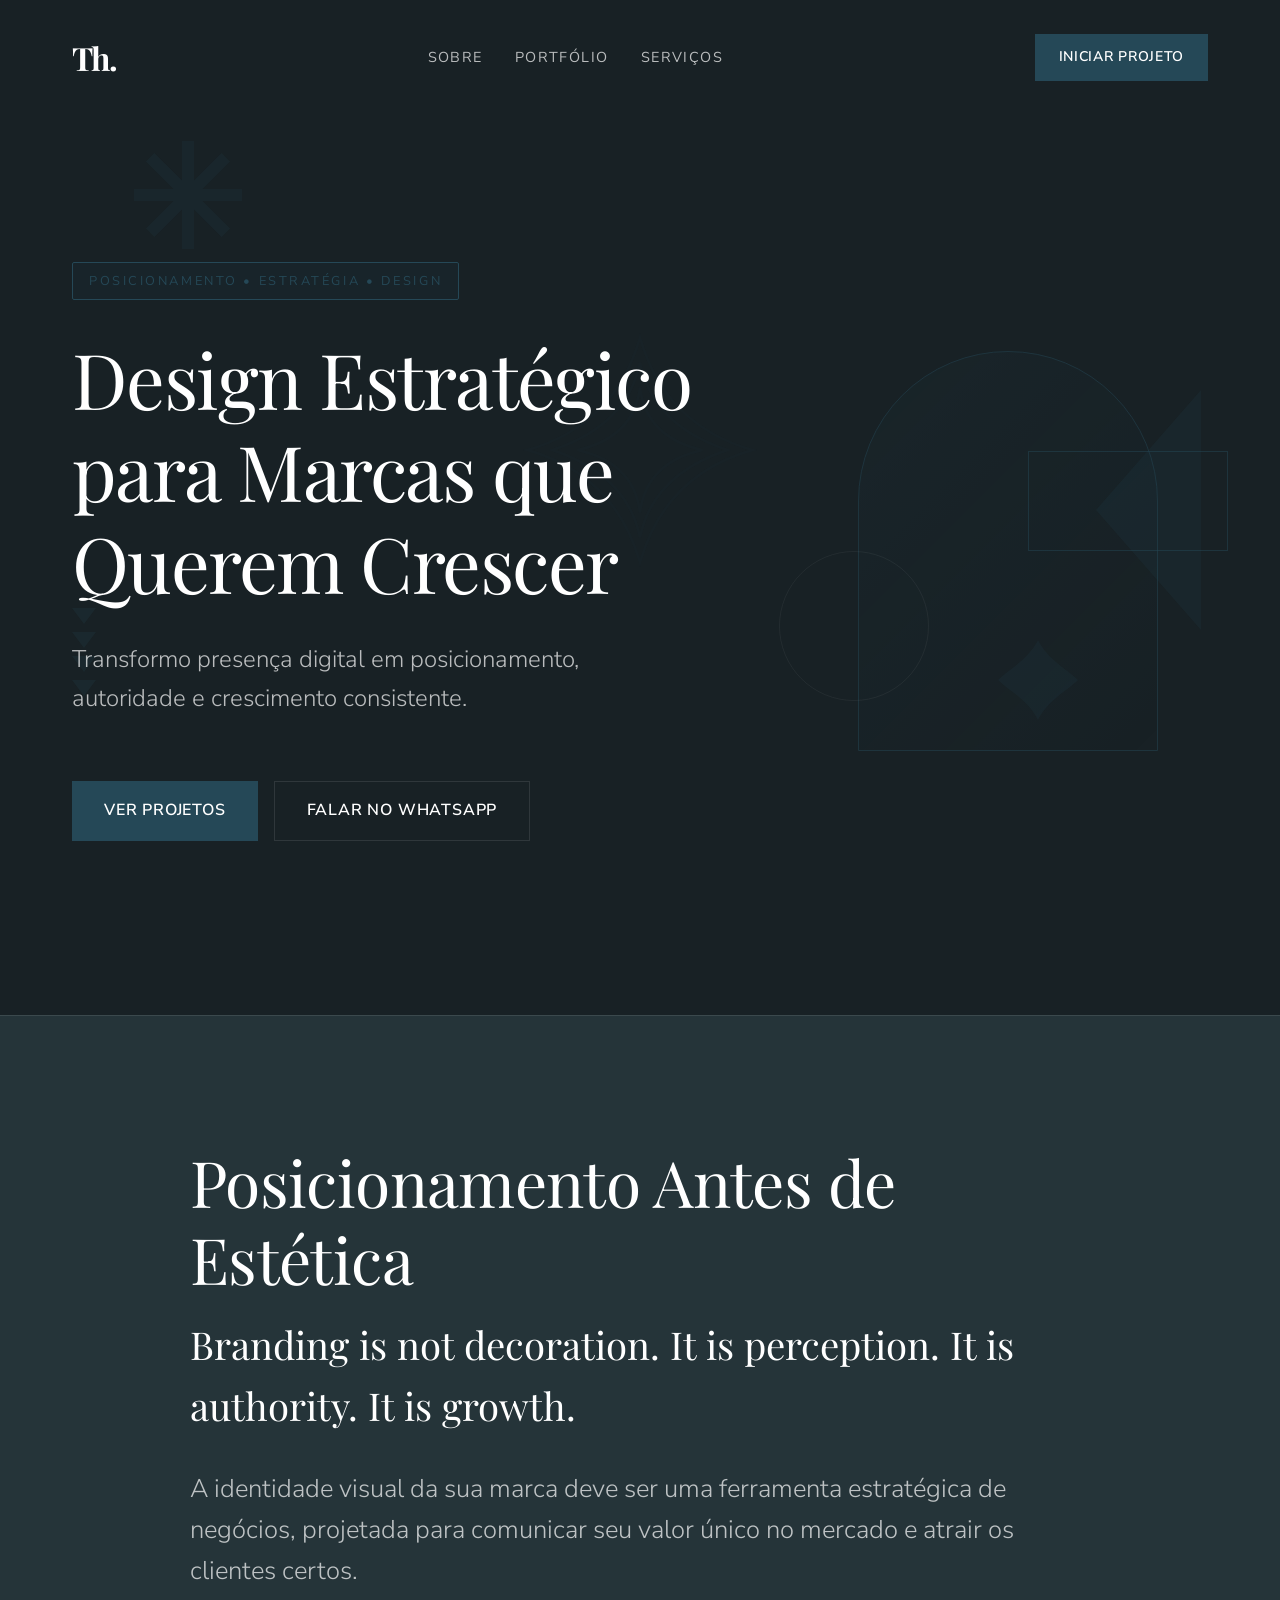
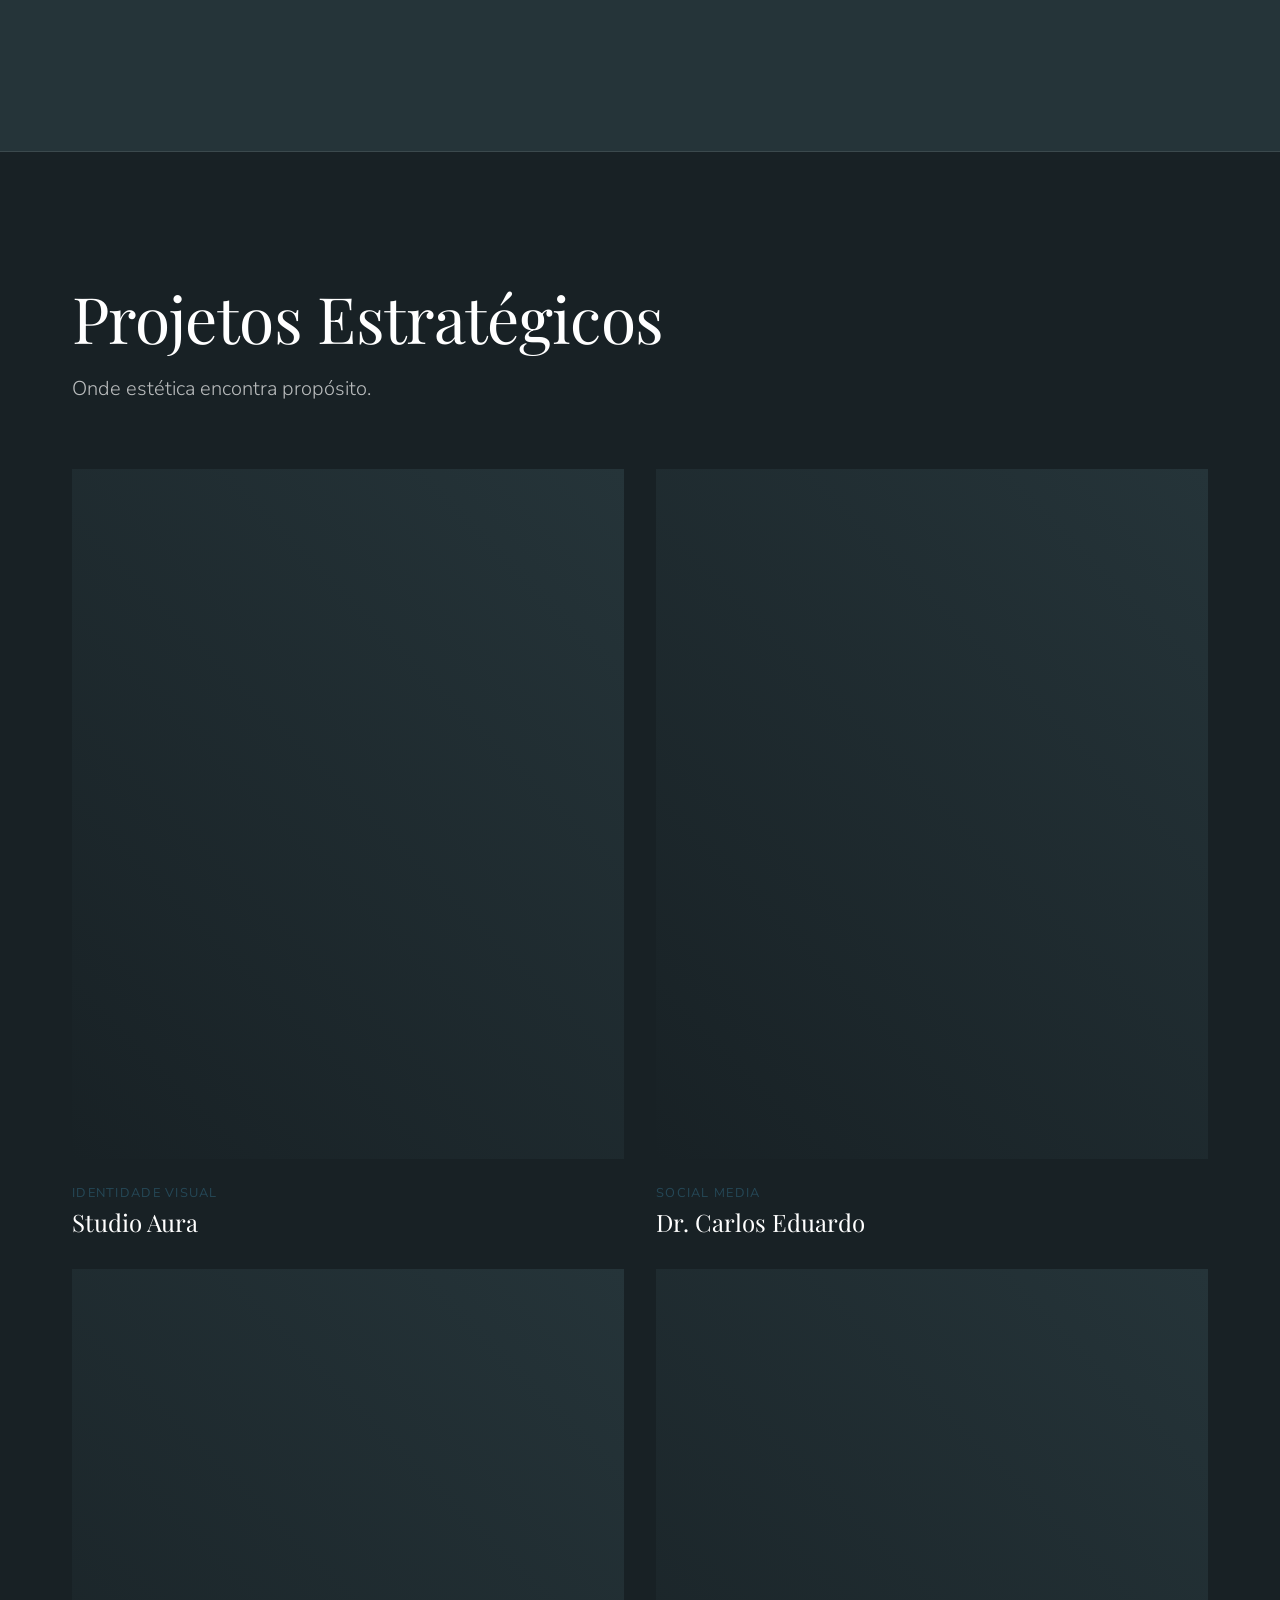
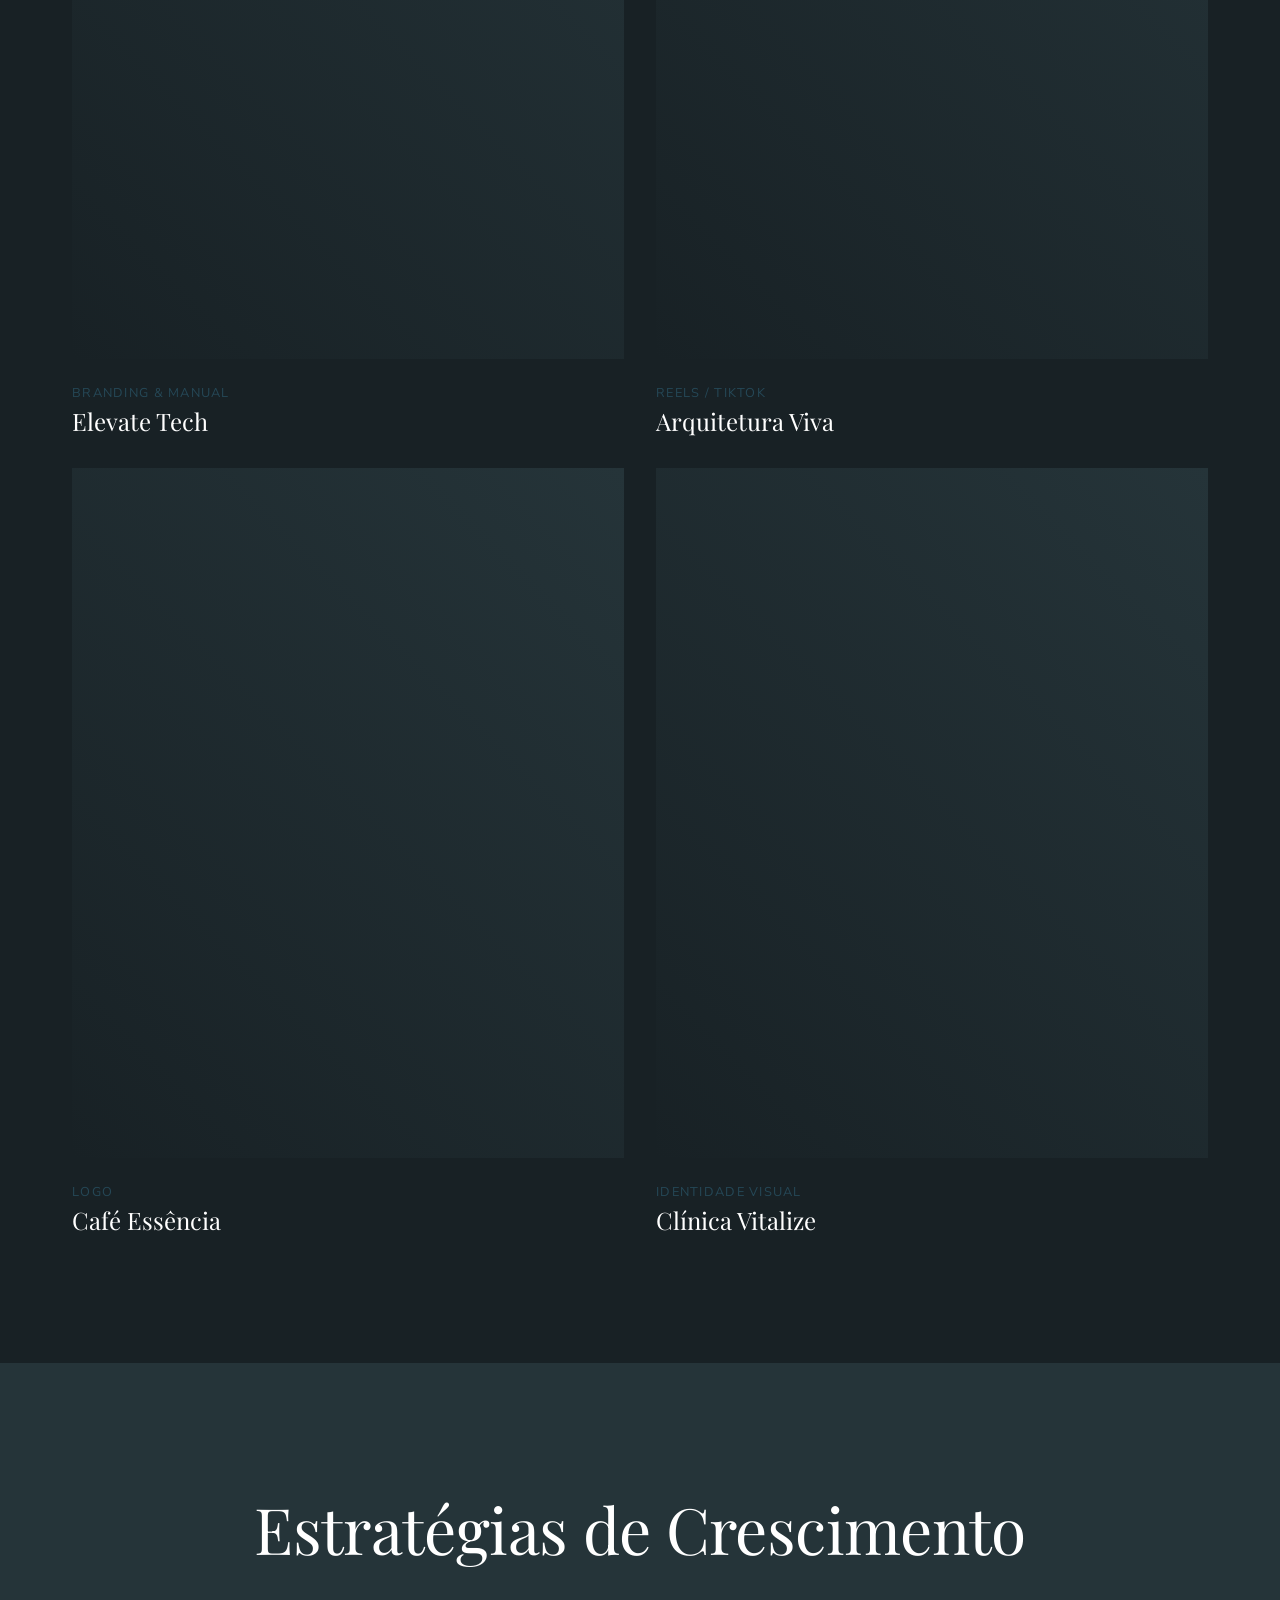
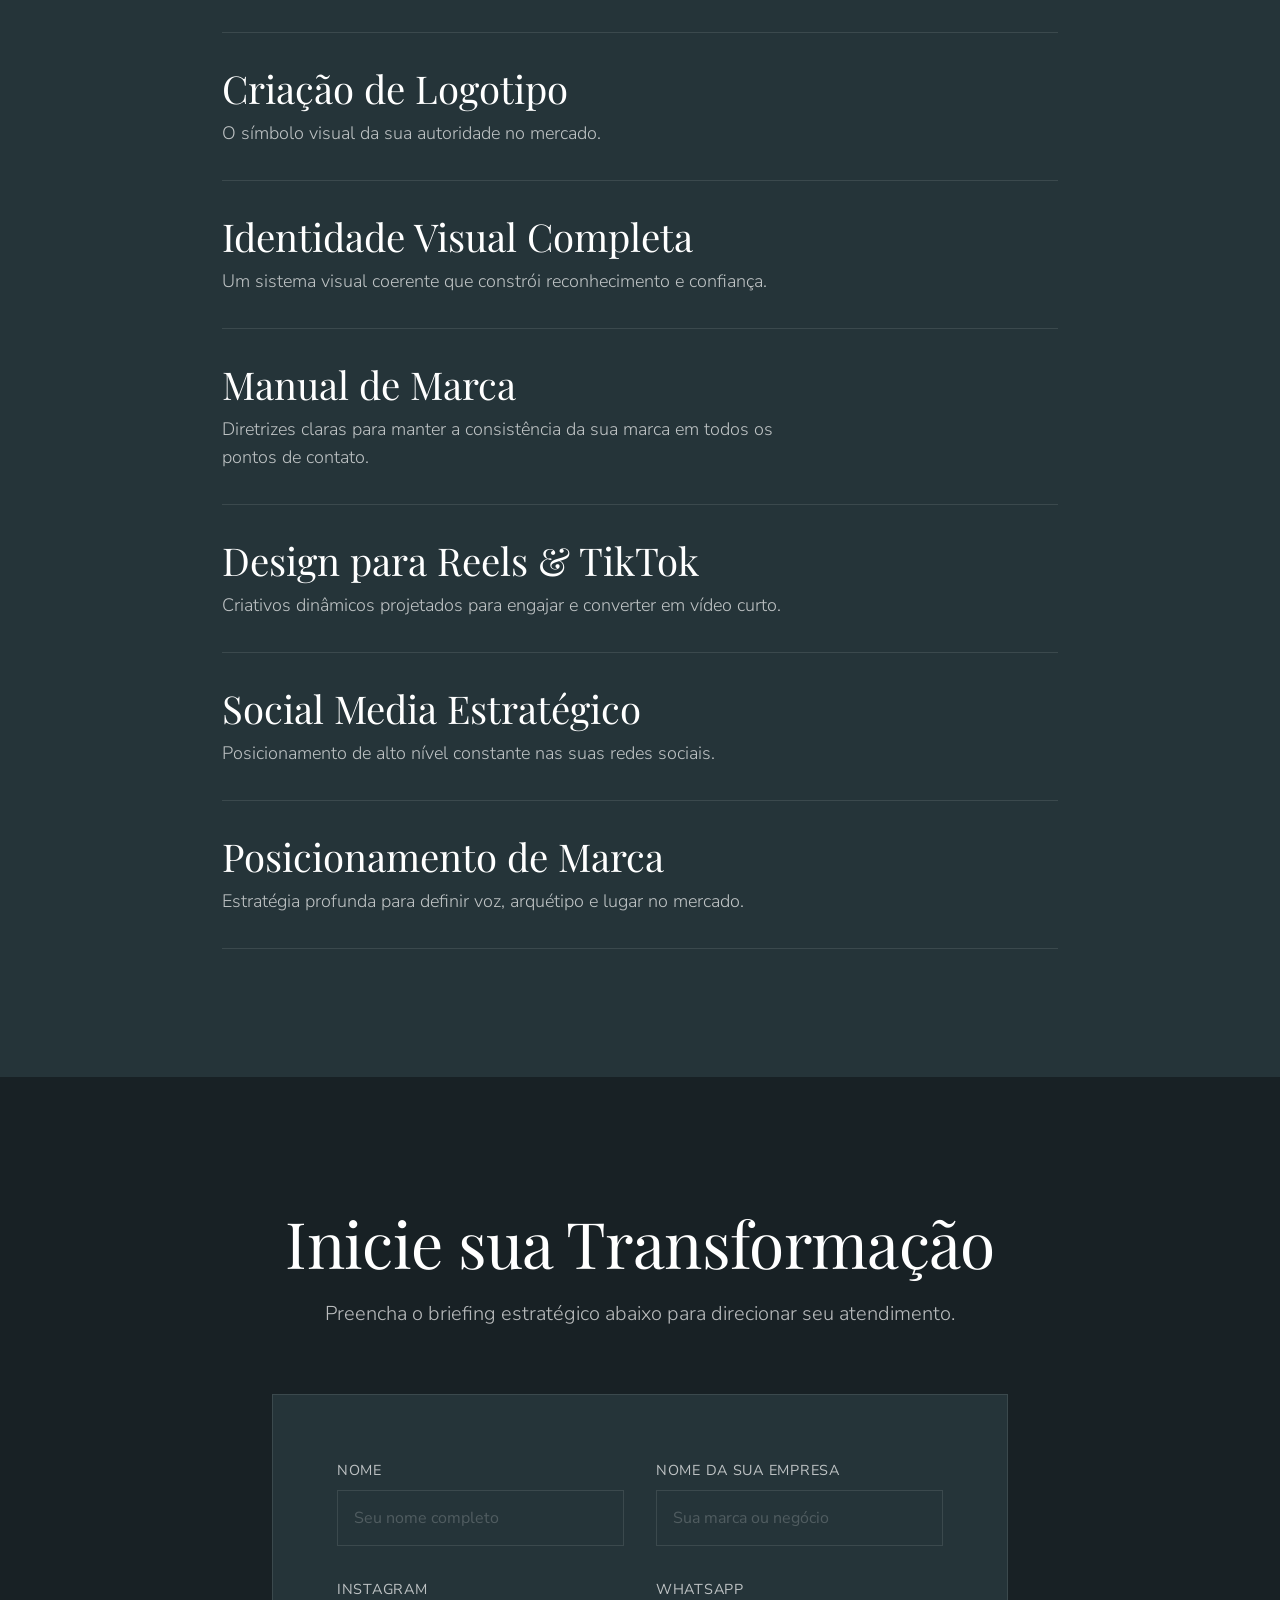
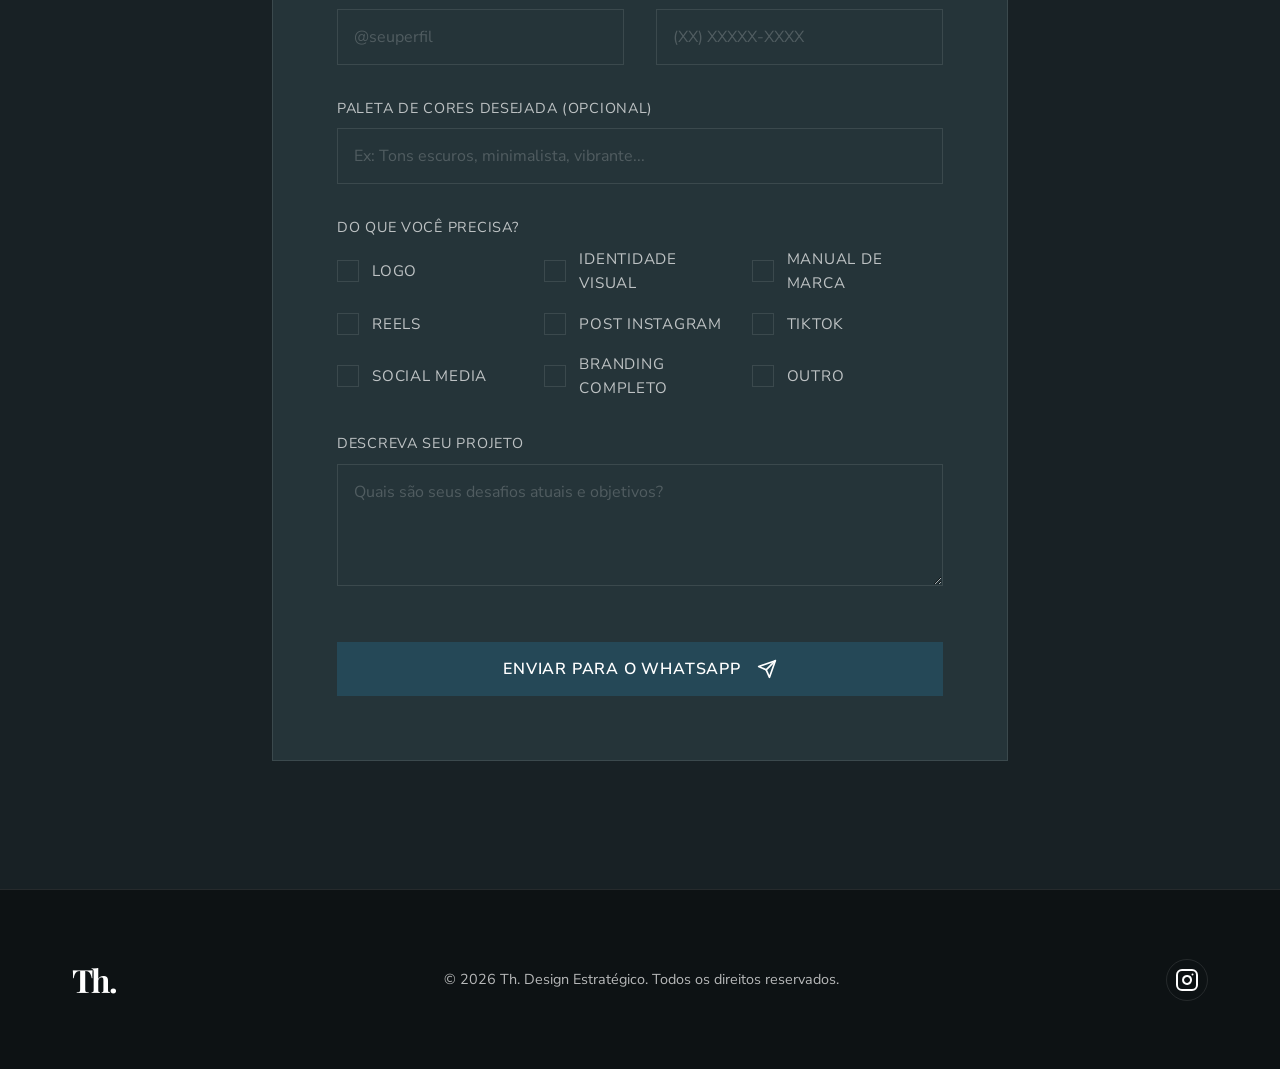
<file: index (3).html>
<!DOCTYPE html>
<html lang="pt-BR">
<head>
    <meta charset="UTF-8">
    <meta name="viewport" content="width=device-width, initial-scale=1.0">
    <title>Th. | Design Estratégico & Posicionamento</title>
    <meta name="description" content="Transformo presença digital em posicionamento estratégico, autoridade e crescimento consistente. Design estratégico para marcas que querem crescer.">
    <meta name="keywords" content="designer gráfico, identidade visual, manual de marca, design estratégico, posicionamento de marca">
    <link rel="preconnect" href="https://fonts.googleapis.com">
    <link rel="preconnect" href="https://fonts.gstatic.com" crossorigin>
    <link href="https://fonts.googleapis.com/css2?family=Playfair+Display:ital,wght@0,400;0,600;0,700;1,400&family=Nunito+Sans:opsz,wght@6..12,300;6..12,400;6..12,600&display=swap" rel="stylesheet">


<style>
@charset "UTF-8";

:root {
    --color-bg-dark: #182125;
    --color-bg-light: #253439;
    --color-primary: #254857;
    --color-text-light: #FFFFFF;
    --color-text-dark: #000000;
    --color-text-muted: rgba(255, 255, 255, 0.7);
    --color-border: rgba(255, 255, 255, 0.1);
    --font-heading: 'Playfair Display', serif;
    --font-body: 'Nunito Sans', sans-serif;
    --container-width: 1200px;
    --spacing-xs: 0.5rem;
    --spacing-sm: 1rem;
    --spacing-md: 2rem;
    --spacing-lg: 4rem;
    --spacing-xl: 8rem;
    --transition-fast: 0.3s cubic-bezier(0.25, 0.46, 0.45, 0.94);
    --transition-smooth: 0.6s cubic-bezier(0.22, 1, 0.36, 1);
}

*, *::before, *::after { box-sizing: border-box; margin: 0; padding: 0; }

html { scroll-behavior: initial; font-size: 16px; }

body {
    background-color: var(--color-bg-dark);
    color: var(--color-text-light);
    font-family: var(--font-body);
    font-size: 1.125rem;
    line-height: 1.6;
    overflow-x: hidden;
    -webkit-font-smoothing: antialiased;
    -moz-osx-font-smoothing: grayscale;
}

img { max-width: 100%; height: auto; display: block; }
a { color: inherit; text-decoration: none; transition: color var(--transition-fast); }
ul { list-style: none; }

h1, h2, h3, h4, h5, h6 {
    font-family: var(--font-heading);
    font-weight: 400;
    line-height: 1.2;
    margin-bottom: var(--spacing-sm);
}

.hero-title {
    font-size: clamp(3rem, 6vw, 5rem);
    letter-spacing: -0.02em;
    margin-bottom: var(--spacing-md);
}

.section-title {
    font-size: clamp(2.5rem, 5vw, 4rem);
    letter-spacing: -0.01em;
}

.section-subtitle {
    font-size: 1.25rem;
    color: var(--color-text-muted);
    font-weight: 300;
    margin-bottom: var(--spacing-lg);
}

.text-center { text-align: center; }

.container {
    width: 100%;
    max-width: var(--container-width);
    margin: 0 auto;
    padding: 0 var(--spacing-md);
}

.container-narrow { max-width: 900px; }
.container-form { max-width: 800px; }

section { padding: var(--spacing-xl) 0; position: relative; }

/* Buttons */
.btn-primary, .btn-secondary {
    display: inline-flex;
    align-items: center;
    justify-content: center;
    padding: 1rem 2rem;
    font-family: var(--font-body);
    font-weight: 600;
    font-size: 1rem;
    text-transform: uppercase;
    letter-spacing: 0.05em;
    cursor: pointer;
    border: none;
    transition: all var(--transition-smooth);
    position: relative;
    overflow: hidden;
    gap: 0.5rem;
}

.btn-primary {
    background-color: var(--color-primary);
    color: var(--color-text-light);
}

.btn-primary::after {
    content: '';
    position: absolute;
    bottom: 0; left: 0;
    width: 100%; height: 0%;
    background-color: #1a333d;
    transition: height var(--transition-smooth);
    z-index: 0;
}

.btn-primary:hover::after { height: 100%; }

.btn-primary span, .btn-primary svg {
    position: relative;
    z-index: 1;
}

.btn-secondary {
    background-color: transparent;
    color: var(--color-text-light);
    border: 1px solid var(--color-border);
}

.btn-secondary:hover {
    background-color: rgba(255, 255, 255, 0.05);
    border-color: rgba(255, 255, 255, 0.3);
}

.btn-sm { padding: 0.75rem 1.5rem; font-size: 0.875rem; }

/* Header */
.site-header {
    position: fixed;
    top: 0; left: 0;
    width: 100%;
    padding: var(--spacing-md) 0;
    z-index: 100;
    transition: background-color var(--transition-fast), padding var(--transition-fast);
}

.site-header.scrolled {
    background-color: rgba(24, 33, 37, 0.95);
    backdrop-filter: blur(10px);
    padding: var(--spacing-sm) 0;
    border-bottom: 1px solid var(--color-border);
}

.header-inner {
    display: flex;
    justify-content: space-between;
    align-items: center;
}

.logo {
    font-family: var(--font-heading);
    font-size: 2rem;
    font-weight: 700;
    letter-spacing: -0.05em;
    color: var(--color-text-light);
}

.main-nav { display: none; gap: var(--spacing-md); }

@media (min-width: 768px) { .main-nav { display: flex; } }

.main-nav a {
    font-size: 0.9rem;
    text-transform: uppercase;
    letter-spacing: 0.1em;
    opacity: 0.7;
    position: relative;
}

.main-nav a::after {
    content: '';
    position: absolute;
    bottom: -4px; left: 0;
    width: 0; height: 1px;
    background-color: var(--color-text-light);
    transition: width var(--transition-smooth);
}

.main-nav a:hover { opacity: 1; }
.main-nav a:hover::after { width: 100%; }

/* Hero */
.hero-section {
    min-height: 100vh;
    display: flex;
    align-items: center;
    padding-top: 100px;
}

.hero-container {
    display: grid;
    grid-template-columns: 1fr;
    gap: var(--spacing-lg);
    align-items: center;
}

@media (min-width: 992px) {
    .hero-container { grid-template-columns: 1.2fr 0.8fr; }
}

.sub-badge {
    display: inline-block;
    font-size: 0.8rem;
    text-transform: uppercase;
    letter-spacing: 0.2em;
    margin-bottom: var(--spacing-md);
    padding: 0.5rem 1rem;
    border: 1px solid var(--color-primary);
    background-color: rgba(37, 72, 87, 0.1);
    color: var(--color-primary);
    border-radius: 2px;
}

.hero-subtitle {
    font-size: clamp(1.125rem, 2vw, 1.5rem);
    color: var(--color-text-muted);
    margin-bottom: var(--spacing-lg);
    max-width: 600px;
    font-weight: 300;
}

.hero-actions {
    display: flex;
    gap: var(--spacing-sm);
    flex-wrap: wrap;
}

.hero-graphic {
    position: relative;
    height: 400px;
    display: none;
}

@media (min-width: 992px) { .hero-graphic { display: block; } }

.abstract-shape {
    position: absolute;
    border: 1px solid var(--color-primary);
    opacity: 0.5;
    transition: transform 0.5s ease-out;
}

.shape-1 {
    width: 300px; height: 400px;
    top: 0; right: 50px;
    border-radius: 200px 200px 0 0;
    background: linear-gradient(135deg, rgba(37, 72, 87, 0.2) 0%, rgba(24, 33, 37, 0) 100%);
}

.shape-2 {
    width: 150px; height: 150px;
    bottom: 50px; left: 0;
    border-radius: 50%;
    border: 1px solid rgba(255, 255, 255, 0.1);
}

.shape-3 {
    width: 200px; height: 100px;
    top: 100px; right: -20px;
    border: 1px solid var(--color-primary);
}

/* Sobre */
.sobre-section {
    background-color: var(--color-bg-light);
    border-top: 1px solid var(--color-border);
    border-bottom: 1px solid var(--color-border);
}

.sobre-content { max-width: 900px; margin: 0 auto; }

.sobre-text p {
    font-size: clamp(1.25rem, 2vw, 1.875rem);
    font-weight: 300;
    margin-bottom: var(--spacing-md);
    color: var(--color-text-muted);
}

.sobre-text p:first-child {
    font-family: var(--font-heading);
    color: var(--color-text-light);
    font-size: clamp(1.5rem, 3vw, 2.5rem);
}

/* Portfolio */
.portfolio-grid {
    display: grid;
    grid-template-columns: 1fr;
    gap: var(--spacing-md);
}

@media (min-width: 768px) {
    .portfolio-grid { grid-template-columns: repeat(2, 1fr); }
}

.project-card {
    display: flex;
    flex-direction: column;
    gap: var(--spacing-sm);
    cursor: pointer;
}

.project-image-wrapper {
    position: relative;
    width: 100%;
    aspect-ratio: 4/5;
    background-color: var(--color-bg-light);
    overflow: hidden;
}

.project-placeholder {
    width: 100%; height: 100%;
    background: linear-gradient(45deg, var(--color-bg-dark), var(--color-bg-light));
    transition: transform var(--transition-smooth);
}

.project-card:hover .project-placeholder { transform: scale(1.05); }

.project-overlay {
    position: absolute;
    inset: 0;
    background-color: rgba(24, 33, 37, 0.4);
    display: flex;
    align-items: center;
    justify-content: center;
    opacity: 0;
    transition: opacity var(--transition-smooth);
    font-family: var(--font-heading);
    font-size: 1.5rem;
    font-style: italic;
    backdrop-filter: blur(2px);
}

.project-card:hover .project-overlay { opacity: 1; }

.project-info { padding-top: var(--spacing-xs); }

.project-tag {
    font-size: 0.8rem;
    text-transform: uppercase;
    letter-spacing: 0.1em;
    color: var(--color-primary);
    margin-bottom: 0.25rem;
    display: block;
}

.project-title {
    font-size: 1.5rem;
    margin: 0;
    transition: color var(--transition-fast);
}

.project-card:hover .project-title { color: var(--color-primary); }

/* Serviços */
.servicos-section { background-color: var(--color-bg-light); }

.servicos-list {
    display: flex;
    flex-direction: column;
}

.servico-item {
    padding: var(--spacing-md) 0;
    border-bottom: 1px solid var(--color-border);
    transition: padding var(--transition-smooth);
}

.servico-item:first-child { border-top: 1px solid var(--color-border); }

.servico-item h3 {
    font-size: clamp(1.5rem, 3vw, 2.5rem);
    margin-bottom: 0.5rem;
    transition: color var(--transition-fast);
}

.servico-item p {
    color: var(--color-text-muted);
    font-weight: 300;
    max-width: 600px;
}

.servico-item:hover { padding-left: var(--spacing-sm); }

.servico-item:hover h3 {
    color: var(--color-primary);
    font-style: italic;
}

/* Formulário */
.contato-section { background-color: var(--color-bg-dark); }

.contato-header {
    text-align: center;
    margin-bottom: var(--spacing-lg);
}

.strategic-form {
    background-color: var(--color-bg-light);
    padding: var(--spacing-lg);
    border: 1px solid var(--color-border);
}

@media (max-width: 768px) { .strategic-form { padding: var(--spacing-md); } }

.form-row {
    display: grid;
    grid-template-columns: 1fr;
    gap: var(--spacing-md);
}

@media (min-width: 768px) { .form-row { grid-template-columns: 1fr 1fr; } }

.form-group { margin-bottom: var(--spacing-md); }

label {
    display: block;
    margin-bottom: 0.5rem;
    font-size: 0.9rem;
    text-transform: uppercase;
    letter-spacing: 0.05em;
    color: var(--color-text-muted);
}

input[type="text"],
input[type="tel"],
textarea {
    width: 100%;
    padding: 1rem;
    background-color: transparent;
    border: 1px solid var(--color-border);
    color: var(--color-text-light);
    font-family: var(--font-body);
    font-size: 1rem;
    transition: border-color var(--transition-fast), background-color var(--transition-fast);
}

input:focus, textarea:focus {
    outline: none;
    border-color: var(--color-primary);
    background-color: rgba(37, 72, 87, 0.05);
}

input::placeholder, textarea::placeholder { color: rgba(255, 255, 255, 0.2); }

.custom-checkbox-grid {
    display: grid;
    grid-template-columns: repeat(auto-fill, minmax(180px, 1fr));
    gap: 1rem;
    margin-top: 0.5rem;
}

.custom-checkbox {
    display: flex;
    align-items: center;
    cursor: pointer;
    font-size: 0.95rem;
    user-select: none;
    position: relative;
    padding-left: 35px;
    margin-bottom: 0;
}

.custom-checkbox input {
    position: absolute;
    opacity: 0;
    cursor: pointer;
    height: 0; width: 0;
}

.checkmark {
    position: absolute;
    top: 50%; left: 0;
    transform: translateY(-50%);
    height: 22px; width: 22px;
    background-color: transparent;
    border: 1px solid var(--color-border);
    transition: all var(--transition-fast);
}

.custom-checkbox:hover input ~ .checkmark { border-color: var(--color-text-light); }

.custom-checkbox input:checked ~ .checkmark {
    background-color: var(--color-text-light);
    border-color: var(--color-text-light);
}

.checkmark:after { content: ""; position: absolute; display: none; }
.custom-checkbox input:checked ~ .checkmark:after { display: block; }

.custom-checkbox .checkmark:after {
    left: 7px; top: 3px;
    width: 5px; height: 10px;
    border: solid var(--color-bg-dark);
    border-width: 0 2px 2px 0;
    transform: rotate(45deg);
}

.btn-submit { width: 100%; margin-top: var(--spacing-sm); }

.btn-submit svg {
    margin-left: 0.5rem;
    transition: transform var(--transition-fast);
}

.btn-submit:hover svg { transform: translateX(5px) translateY(-5px); }

/* Footer */
.site-footer {
    background-color: #0d1214;
    padding: var(--spacing-lg) 0;
    border-top: 1px solid var(--color-border);
}

.footer-inner {
    display: flex;
    flex-direction: column;
    align-items: center;
    gap: var(--spacing-md);
    text-align: center;
}

@media (min-width: 768px) {
    .footer-inner {
        flex-direction: row;
        justify-content: space-between;
        text-align: left;
    }
}

.footer-text { font-size: 0.9rem; color: var(--color-text-muted); }

.social-link {
    display: inline-flex;
    padding: 0.5rem;
    border: 1px solid var(--color-border);
    border-radius: 50%;
    transition: all var(--transition-fast);
}

.social-link:hover {
    border-color: var(--color-primary);
    background-color: rgba(37, 72, 87, 0.2);
    color: var(--color-text-light);
}

/* Animations - only hidden when JS is ready */
.js-ready .reveal-up { opacity: 0; transform: translateY(30px); transition: opacity 0.8s ease, transform 0.8s ease; }
.js-ready .reveal-opacity { opacity: 0; transition: opacity 1s ease; }
.reveal-up.visible { opacity: 1 !important; transform: translateY(0) !important; }
.reveal-opacity.visible { opacity: 1 !important; }

/* Background Graphic Elements */
.bg-graphics {
    position: fixed;
    top: 0; left: 0;
    width: 100%; height: 100%;
    pointer-events: none;
    z-index: 0;
    overflow: hidden;
}

.graphic-element {
    position: absolute;
    color: var(--color-primary);
    opacity: 0.15;
}

.graphic-asterisk {
    width: 120px; height: 120px;
    top: 15%; left: 10%;
    animation: rotateSlow 20s linear infinite;
}

.graphic-triangle {
    width: 150px; height: 300px;
    top: 40%; right: 5%;
    animation: floatVertical 8s ease-in-out infinite;
}

.graphic-arrows {
    width: 40px; height: 120px;
    bottom: 20%; left: 5%;
    opacity: 0.2;
    animation: floatVertical 6s ease-in-out infinite reverse;
}

.graphic-flower {
    width: 100px; height: 100px;
    top: 70%; right: 15%;
    animation: pulseSlow 4s ease-in-out infinite;
}

.graphic-web {
    width: 250px; height: 250px;
    top: 50%; left: 50%;
    transform: translate(-50%, -50%);
    opacity: 0.05;
    animation: rotateSlow 40s linear infinite reverse;
}

@keyframes rotateSlow {
    from { transform: rotate(0deg); }
    to { transform: rotate(360deg); }
}

@keyframes floatVertical {
    0%, 100% { transform: translateY(0); }
    50% { transform: translateY(-30px); }
}

@keyframes pulseSlow {
    0%, 100% { transform: scale(1); opacity: 0.15; }
    50% { transform: scale(1.1); opacity: 0.25; }
}

/* web star needs special override since it starts with transform */
.graphic-web {
    animation: rotateSlowCenter 40s linear infinite reverse;
}

@keyframes rotateSlowCenter {
    from { transform: translate(-50%, -50%) rotate(0deg); }
    to { transform: translate(-50%, -50%) rotate(360deg); }
}

main, .site-header, .site-footer {
    position: relative;
    z-index: 10;
}

/* Section header spacing */
.section-header { margin-bottom: var(--spacing-lg); }
</style>
</head>

<body>

    <!-- Background Graphic Elements -->
    <div class="bg-graphics">
        <svg class="graphic-element graphic-asterisk" viewBox="0 0 100 100" stroke="currentColor" stroke-width="10" stroke-linecap="square">
            <line x1="50" y1="10" x2="50" y2="90" />
            <line x1="10" y1="50" x2="90" y2="50" />
            <line x1="22" y1="22" x2="78" y2="78" />
            <line x1="22" y1="78" x2="78" y2="22" />
        </svg>
        <svg class="graphic-element graphic-triangle" viewBox="0 0 100 200" fill="currentColor">
            <polygon points="20,100 90,180 90,20" />
        </svg>
        <svg class="graphic-element graphic-arrows" viewBox="0 0 50 150" fill="currentColor">
            <polygon points="10,10 40,10 25,30" />
            <polygon points="10,40 40,40 25,60" />
            <polygon points="10,70 40,70 25,90" />
            <polygon points="10,100 40,100 25,120" />
        </svg>
        <svg class="graphic-element graphic-flower" viewBox="0 0 100 100" fill="currentColor">
            <path d="M50,10 C60,30 80,40 90,50 C80,60 60,70 50,90 C40,70 20,60 10,50 C20,40 40,30 50,10 Z" />
        </svg>
        <svg class="graphic-element graphic-web" viewBox="0 0 100 100" fill="none" stroke="currentColor" stroke-width="1">
            <path d="M50,5 Q60,40 95,50 Q60,60 50,95 Q40,60 5,50 Q40,40 50,5 Z" />
            <path d="M50,15 Q55,40 85,50 Q55,60 50,85 Q45,60 15,50 Q45,40 50,15 Z" />
            <path d="M50,25 Q52.5,45 75,50 Q52.5,55 50,75 Q47.5,55 25,50 Q47.5,45 50,25 Z" />
        </svg>
    </div>

    <!-- Header -->
    <header class="site-header">
        <div class="container header-inner">
            <a href="#" class="logo scroll-link">Th.</a>
            <nav class="main-nav">
                <a href="#sobre">Sobre</a>
                <a href="#portfolio">Portfólio</a>
                <a href="#servicos">Serviços</a>
            </nav>
            <a href="#contato" class="btn-primary btn-sm">Iniciar Projeto</a>
        </div>
    </header>

    <main>
        <!-- Hero -->
        <section id="hero" class="hero-section">
            <div class="container hero-container">
                <div class="hero-content">
                    <div class="sub-badge reveal-up">Posicionamento • Estratégia • Design</div>
                    <h1 class="hero-title reveal-up">Design Estratégico para Marcas que Querem Crescer</h1>
                    <p class="hero-subtitle reveal-up">Transformo presença digital em posicionamento, autoridade e crescimento consistente.</p>
                    <div class="hero-actions reveal-up">
                        <a href="#portfolio" class="btn-primary">Ver Projetos</a>
                        <a href="https://wa.me/5549996423274" target="_blank" class="btn-secondary">Falar no WhatsApp</a>
                    </div>
                </div>
                <div class="hero-graphic reveal-opacity">
                    <div class="abstract-shape shape-1"></div>
                    <div class="abstract-shape shape-2"></div>
                    <div class="abstract-shape shape-3"></div>
                </div>
            </div>
        </section>

        <!-- Sobre -->
        <section id="sobre" class="sobre-section">
            <div class="container sobre-container">
                <div class="sobre-content">
                    <h2 class="section-title reveal-up">Posicionamento Antes de Estética</h2>
                    <div class="sobre-text reveal-up">
                        <p>Branding is not decoration. It is perception. It is authority. It is growth.</p>
                        <p>A identidade visual da sua marca deve ser uma ferramenta estratégica de negócios, projetada para comunicar seu valor único no mercado e atrair os clientes certos.</p>
                    </div>
                </div>
            </div>
        </section>

        <!-- Portfólio -->
        <section id="portfolio" class="portfolio-section">
            <div class="container">
                <div class="section-header reveal-up">
                    <h2 class="section-title">Projetos Estratégicos</h2>
                    <p class="section-subtitle">Onde estética encontra propósito.</p>
                </div>
                <div class="portfolio-grid">
                    <article class="project-card reveal-up">
                        <div class="project-image-wrapper">
                            <div class="project-placeholder"></div>
                            <div class="project-overlay">Ver Projeto</div>
                        </div>
                        <div class="project-info">
                            <span class="project-tag">Identidade Visual</span>
                            <h3 class="project-title">Studio Aura</h3>
                        </div>
                    </article>
                    <article class="project-card reveal-up" style="transition-delay: 0.1s;">
                        <div class="project-image-wrapper">
                            <div class="project-placeholder"></div>
                            <div class="project-overlay">Ver Projeto</div>
                        </div>
                        <div class="project-info">
                            <span class="project-tag">Social Media</span>
                            <h3 class="project-title">Dr. Carlos Eduardo</h3>
                        </div>
                    </article>
                    <article class="project-card reveal-up" style="transition-delay: 0.2s;">
                        <div class="project-image-wrapper">
                            <div class="project-placeholder"></div>
                            <div class="project-overlay">Ver Projeto</div>
                        </div>
                        <div class="project-info">
                            <span class="project-tag">Branding & Manual</span>
                            <h3 class="project-title">Elevate Tech</h3>
                        </div>
                    </article>
                    <article class="project-card reveal-up">
                        <div class="project-image-wrapper">
                            <div class="project-placeholder"></div>
                            <div class="project-overlay">Ver Projeto</div>
                        </div>
                        <div class="project-info">
                            <span class="project-tag">Reels / TikTok</span>
                            <h3 class="project-title">Arquitetura Viva</h3>
                        </div>
                    </article>
                    <article class="project-card reveal-up" style="transition-delay: 0.1s;">
                        <div class="project-image-wrapper">
                            <div class="project-placeholder"></div>
                            <div class="project-overlay">Ver Projeto</div>
                        </div>
                        <div class="project-info">
                            <span class="project-tag">Logo</span>
                            <h3 class="project-title">Café Essência</h3>
                        </div>
                    </article>
                    <article class="project-card reveal-up" style="transition-delay: 0.2s;">
                        <div class="project-image-wrapper">
                            <div class="project-placeholder"></div>
                            <div class="project-overlay">Ver Projeto</div>
                        </div>
                        <div class="project-info">
                            <span class="project-tag">Identidade Visual</span>
                            <h3 class="project-title">Clínica Vitalize</h3>
                        </div>
                    </article>
                </div>
            </div>
        </section>

        <!-- Serviços -->
        <section id="servicos" class="servicos-section">
            <div class="container container-narrow">
                <div class="section-header text-center reveal-up">
                    <h2 class="section-title">Estratégias de Crescimento</h2>
                </div>
                <div class="servicos-list">
                    <div class="servico-item reveal-up">
                        <h3>Criação de Logotipo</h3>
                        <p>O símbolo visual da sua autoridade no mercado.</p>
                    </div>
                    <div class="servico-item reveal-up">
                        <h3>Identidade Visual Completa</h3>
                        <p>Um sistema visual coerente que constrói reconhecimento e confiança.</p>
                    </div>
                    <div class="servico-item reveal-up">
                        <h3>Manual de Marca</h3>
                        <p>Diretrizes claras para manter a consistência da sua marca em todos os pontos de contato.</p>
                    </div>
                    <div class="servico-item reveal-up">
                        <h3>Design para Reels & TikTok</h3>
                        <p>Criativos dinâmicos projetados para engajar e converter em vídeo curto.</p>
                    </div>
                    <div class="servico-item reveal-up">
                        <h3>Social Media Estratégico</h3>
                        <p>Posicionamento de alto nível constante nas suas redes sociais.</p>
                    </div>
                    <div class="servico-item reveal-up">
                        <h3>Posicionamento de Marca</h3>
                        <p>Estratégia profunda para definir voz, arquétipo e lugar no mercado.</p>
                    </div>
                </div>
            </div>
        </section>

        <!-- Contato / Formulário -->
        <section id="contato" class="contato-section">
            <div class="container container-form reveal-up">
                <div class="contato-header">
                    <h2 class="section-title">Inicie sua Transformação</h2>
                    <p class="section-subtitle">Preencha o briefing estratégico abaixo para direcionar seu atendimento.</p>
                </div>
                <form id="strategic-form" class="strategic-form">
                    <div class="form-row">
                        <div class="form-group">
                            <label for="nome">Nome</label>
                            <input type="text" id="nome" name="nome" required placeholder="Seu nome completo">
                        </div>
                        <div class="form-group">
                            <label for="empresa">Nome da sua empresa</label>
                            <input type="text" id="empresa" name="empresa" required placeholder="Sua marca ou negócio">
                        </div>
                    </div>
                    <div class="form-row">
                        <div class="form-group">
                            <label for="instagram">Instagram</label>
                            <input type="text" id="instagram" name="instagram" placeholder="@seuperfil">
                        </div>
                        <div class="form-group">
                            <label for="whatsapp">WhatsApp</label>
                            <input type="tel" id="whatsapp" name="whatsapp" placeholder="(XX) XXXXX-XXXX">
                        </div>
                    </div>
                    <div class="form-group">
                        <label for="paleta">Paleta de cores desejada (Opcional)</label>
                        <input type="text" id="paleta" name="paleta" placeholder="Ex: Tons escuros, minimalista, vibrante...">
                    </div>
                    <div class="form-group form-group-checkboxes">
                        <label>Do que você precisa?</label>
                        <div class="custom-checkbox-grid">
                            <label class="custom-checkbox"><input type="checkbox" name="servicos" value="Logo"><span class="checkmark"></span><span class="check-label">Logo</span></label>
                            <label class="custom-checkbox"><input type="checkbox" name="servicos" value="Identidade Visual"><span class="checkmark"></span><span class="check-label">Identidade Visual</span></label>
                            <label class="custom-checkbox"><input type="checkbox" name="servicos" value="Manual de Marca"><span class="checkmark"></span><span class="check-label">Manual de Marca</span></label>
                            <label class="custom-checkbox"><input type="checkbox" name="servicos" value="Reels"><span class="checkmark"></span><span class="check-label">Reels</span></label>
                            <label class="custom-checkbox"><input type="checkbox" name="servicos" value="Post Instagram"><span class="checkmark"></span><span class="check-label">Post Instagram</span></label>
                            <label class="custom-checkbox"><input type="checkbox" name="servicos" value="TikTok"><span class="checkmark"></span><span class="check-label">TikTok</span></label>
                            <label class="custom-checkbox"><input type="checkbox" name="servicos" value="Social Media"><span class="checkmark"></span><span class="check-label">Social Media</span></label>
                            <label class="custom-checkbox"><input type="checkbox" name="servicos" value="Branding Completo"><span class="checkmark"></span><span class="check-label">Branding Completo</span></label>
                            <label class="custom-checkbox"><input type="checkbox" name="servicos" value="Outro"><span class="checkmark"></span><span class="check-label">Outro</span></label>
                        </div>
                    </div>
                    <div class="form-group">
                        <label for="mensagem">Descreva seu projeto</label>
                        <textarea id="mensagem" name="mensagem" rows="4" required placeholder="Quais são seus desafios atuais e objetivos?"></textarea>
                    </div>
                    <button type="submit" class="btn-primary btn-submit">
                        Enviar para o WhatsApp
                        <svg width="20" height="20" viewBox="0 0 24 24" fill="none" stroke="currentColor" stroke-width="2" stroke-linecap="round" stroke-linejoin="round">
                            <line x1="22" y1="2" x2="11" y2="13"></line>
                            <polygon points="22 2 15 22 11 13 2 9 22 2"></polygon>
                        </svg>
                    </button>
                </form>
            </div>
        </section>
    </main>

    <footer class="site-footer">
        <div class="container footer-inner">
            <div class="footer-logo" style="font-family:'Playfair Display',serif;font-size:2rem;font-weight:700;letter-spacing:-0.05em;">Th.</div>
            <p class="footer-text">© 2026 Th. Design Estratégico. Todos os direitos reservados.</p>
            <div class="footer-social">
                <a href="https://www.instagram.com/thdomkt?igsh=MTNpZDJrYXBwN3dweQ==" target="_blank" class="social-link" aria-label="Instagram">
                    <svg width="24" height="24" viewBox="0 0 24 24" fill="none" stroke="currentColor" stroke-width="2" stroke-linecap="round" stroke-linejoin="round">
                        <rect x="2" y="2" width="20" height="20" rx="5" ry="5"></rect>
                        <path d="M16 11.37A4 4 0 1 1 12.63 8 4 4 0 0 1 16 11.37z"></path>
                        <line x1="17.5" y1="6.5" x2="17.51" y2="6.5"></line>
                    </svg>
                </a>
            </div>
        </div>
    </footer>

    <script>
document.addEventListener('DOMContentLoaded', () => {

    /* Mark body as JS ready so animations activate */
    document.body.classList.add('js-ready');

    /* Header Scroll Effect */
    const header = document.querySelector('.site-header');
    window.addEventListener('scroll', () => {
        header.classList.toggle('scrolled', window.scrollY > 50);
    });

    /* Smooth Scroll Links */
    document.querySelectorAll('a[href^="#"]').forEach(link => {
        link.addEventListener('click', (e) => {
            e.preventDefault();
            const targetId = link.getAttribute('href');
            if (targetId === '#') { window.scrollTo({ top: 0, behavior: 'smooth' }); return; }
            const target = document.querySelector(targetId);
            if (target) {
                const top = target.getBoundingClientRect().top + window.scrollY - 100;
                window.scrollTo({ top, behavior: 'smooth' });
            }
        });
    });

    /* Scroll Reveal with IntersectionObserver */
    const heroEls = document.querySelectorAll('#hero .reveal-up, #hero .reveal-opacity');
    let delay = 0;
    heroEls.forEach(el => {
        setTimeout(() => el.classList.add('visible'), delay);
        delay += 180;
    });

    const observer = new IntersectionObserver((entries) => {
        entries.forEach(entry => {
            if (entry.isIntersecting) {
                entry.target.classList.add('visible');
                observer.unobserve(entry.target);
            }
        });
    }, { threshold: 0.12 });

    document.querySelectorAll('.reveal-up:not(#hero .reveal-up), .reveal-opacity:not(#hero .reveal-opacity)').forEach(el => {
        observer.observe(el);
    });

    /* Form → WhatsApp */
    const form = document.getElementById('strategic-form');
    if (form) {
        form.addEventListener('submit', function (e) {
            e.preventDefault();
            const nome = document.getElementById('nome').value.trim();
            const empresa = document.getElementById('empresa').value.trim();
            const instagram = document.getElementById('instagram').value.trim();
            const whatsapp = document.getElementById('whatsapp').value.trim();
            const paleta = document.getElementById('paleta').value.trim() || 'Nenhuma informada';
            const mensagem = document.getElementById('mensagem').value.trim();

            const checkboxes = document.querySelectorAll('input[name="servicos"]:checked');
            const servicosDesejados = Array.from(checkboxes).map(b => b.value);
            const servicosStr = servicosDesejados.length > 0 ? servicosDesejados.join(', ') : 'Nenhum serviço específico selecionado';

            const textoMensagem = `*NOVO PROJETO ESTRATÉGICO* 🚀\n\n*Nome:* ${nome}\n*Empresa:* ${empresa}\n*Instagram:* ${instagram || 'Não informado'}\n*WhatsApp:* ${whatsapp || 'Não informado'}\n\n*Serviços de Interesse:*\n${servicosStr}\n\n*Direção Visual / Paleta:*\n${paleta}\n\n*Detalhes do Projeto:*\n${mensagem}`.trim();

            window.open(`https://wa.me/5549996423274?text=${encodeURIComponent(textoMensagem)}`, '_blank');
        });
    }
});
</script>
</body>
</html>
</file>
